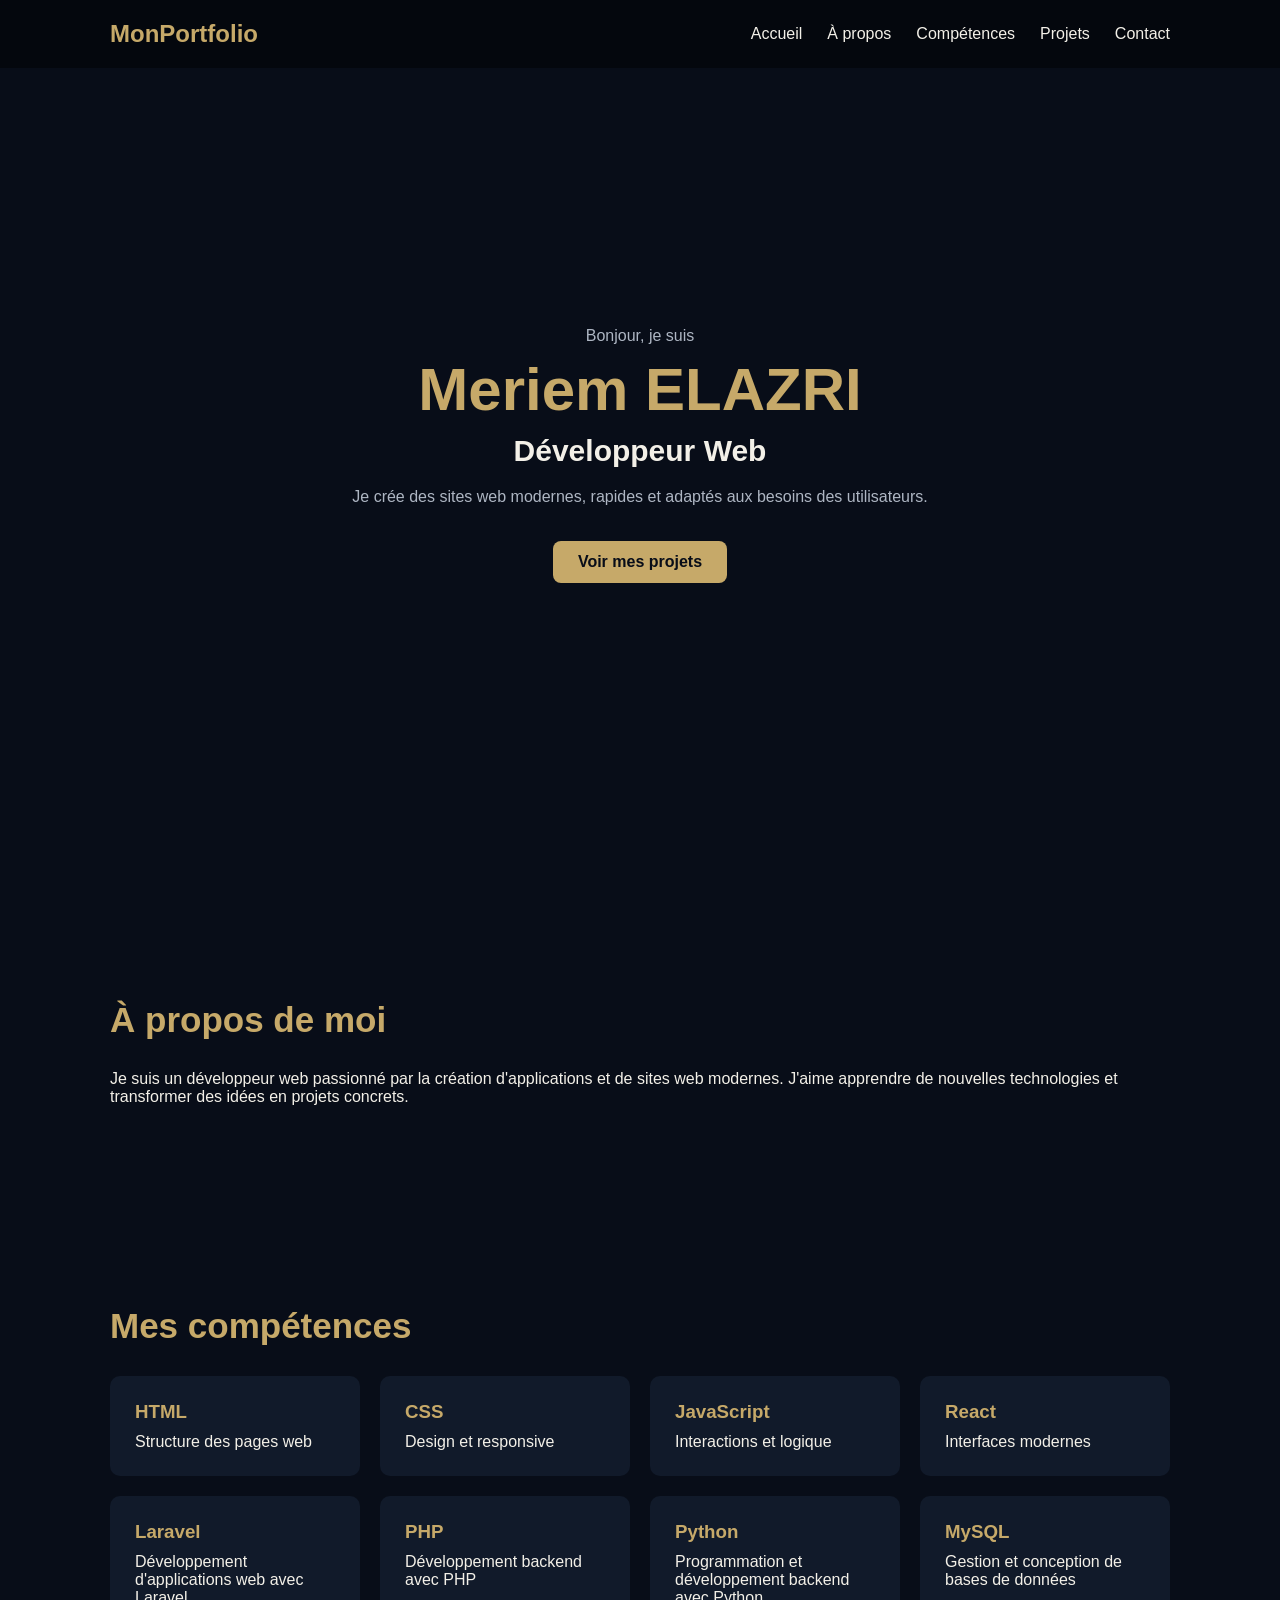
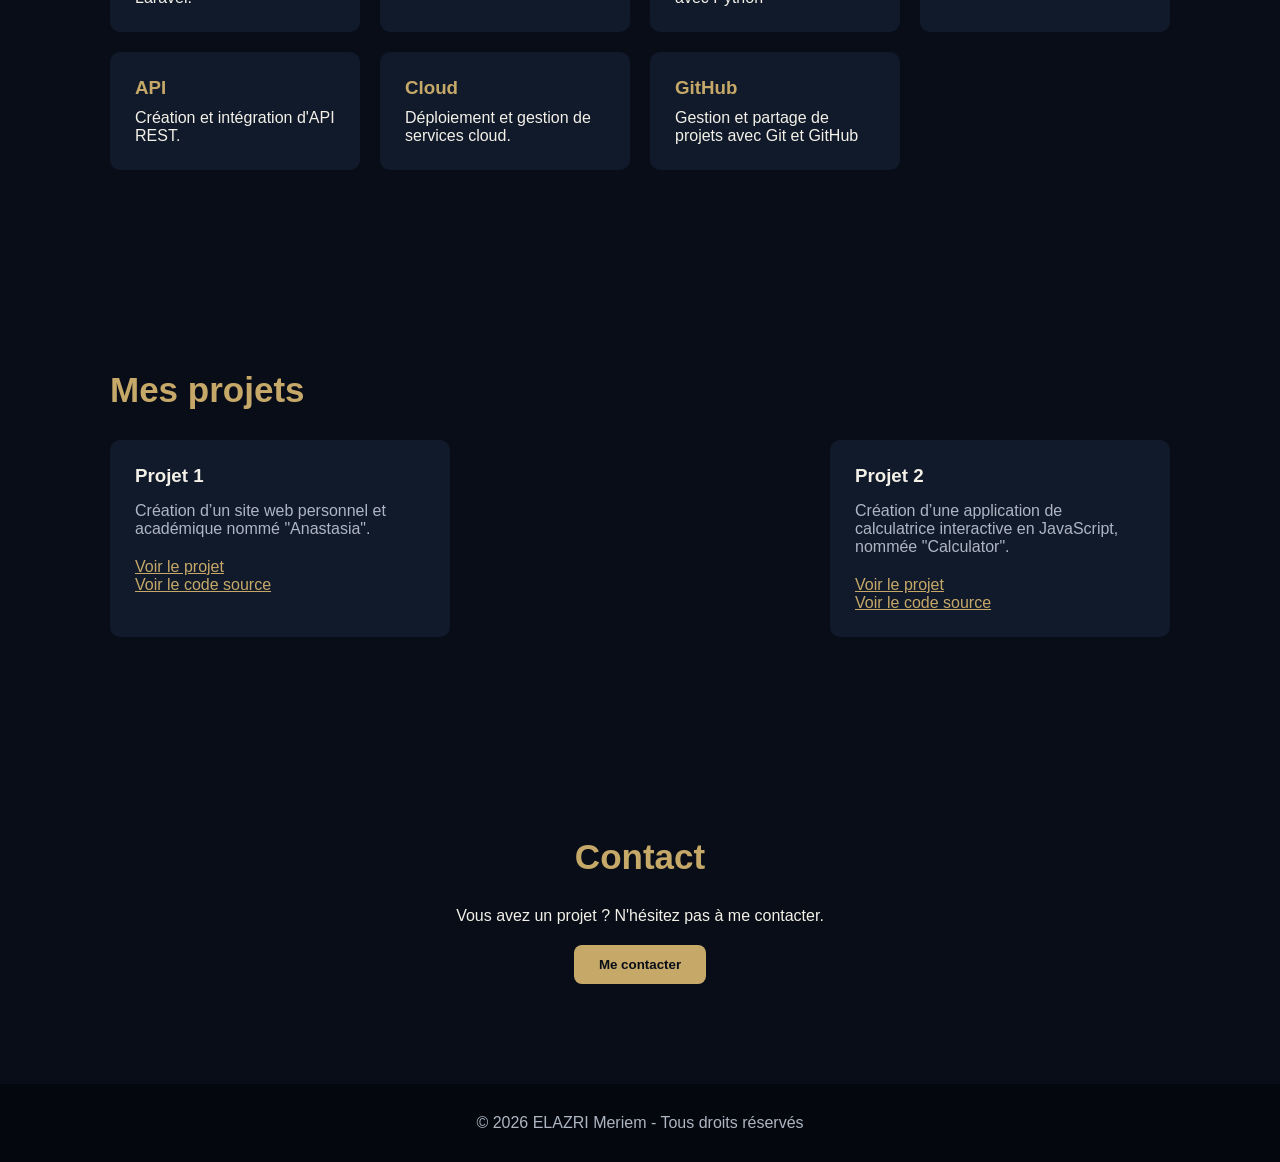
<file: index.html>
<!DOCTYPE html>
<html lang="fr">

<head>
    <meta charset="UTF-8">
    <meta name="viewport" content="width=device-width, initial-scale=1.0">

    <title>Mon Portfolio</title>

    <link rel="stylesheet" href="Portfolio.css">
</head>

<body>

    <!-- Navigation -->
    <header>
        <nav class="navbar">
            <h2 class="logo">MonPortfolio</h2>

            <ul class="nav-links">
                <li><a href="#accueil">Accueil</a></li>
                <li><a href="#about">À propos</a></li>
                <li><a href="#skills">Compétences</a></li>
                <li><a href="#projects">Projets</a></li>
                <li><a href="#contact">Contact</a></li>
            </ul>
        </nav>
    </header>

    <!-- Accueil -->
    <section id="accueil" class="hero">

        <div class="hero-text">
            <p>Bonjour, je suis </p>

            <h1> Meriem ELAZRI</h1>

            <h2>Développeur Web</h2>

            <p>
                Je crée des sites web modernes, rapides
                et adaptés aux besoins des utilisateurs.
            </p>

            <a href="#projects" class="btn">
                Voir mes projets
            </a>
        </div>

    </section>

    <!-- À propos -->
    <section id="about" class="section">

        <h2>À propos de moi</h2>

        <p>
            Je suis un développeur web passionné par la création
            d'applications et de sites web modernes.
            J'aime apprendre de nouvelles technologies
            et transformer des idées en projets concrets.
        </p>

    </section>

    <!-- Compétences -->
    <section id="skills" class="section">

        <h2>Mes compétences</h2>

        <div class="skills">

            <div class="skill">
                <h3>HTML</h3>
                <p>Structure des pages web</p>
            </div>

            <div class="skill">
                <h3>CSS</h3>
                <p>Design et responsive</p>
            </div>

            <div class="skill">
                <h3>JavaScript</h3>
                <p>Interactions et logique</p>
            </div>


            <div class="skill">
                <h3>React</h3>
                <p>Interfaces modernes</p>
            </div>
            <div class="skill">
                <h3>Laravel</h3>
                <p>Développement d'applications web avec Laravel.</p>
            </div>
            <div class="skill">
                <h3>PHP</h3>
                <p>Développement backend avec PHP</p>
            </div>

            <div class="skill">
                <h3>Python</h3>
                <p>Programmation et développement backend avec Python</p>
            </div>

            <div class="skill">
                <h3>MySQL</h3>
                <p>Gestion et conception de bases de données</p>
            </div>
            <div class="skill">
                <h3>API</h3>
                <p>Création et intégration d'API REST.</p>
            </div>
            <div class="skill">
                <h3>Cloud</h3>
                <p>Déploiement et gestion de services cloud.</p>
            </div>

            <div class="skill">
                <h3>GitHub</h3>
                <p>Gestion et partage de projets avec Git et GitHub</p>
            </div>

        </div>

    </section>

    <!-- Projets -->
    <section id="projects" class="section">

        <h2>Mes projets</h2>

        <div class="projects">

            <div class="project">
                <h3>Projet 1</h3>

                <p>
                    Création d’un site web personnel et académique nommé "Anastasia".
                </p>

                <a 
                 href="http://localhost/tps%20php/ELazri_Meriem_CC3_SWD/Anastasia.php"
    target="_blank"
    rel="noopener noreferrer"
                >Voir le projet</a><br>
                <a  href="https://github.com/dev28meriem-el/anastasia-php-project"
  target="_blank"
  rel="noopener noreferrer"
                >Voir le code source</a>

            </div>

            <div></div>
            <div class="project">
                <h3>Projet 2</h3>

                <p>
                    Création d’une application de calculatrice interactive en JavaScript, nommée "Calculator".
                </p>

                <a href="Calculator.html">Voir le projet</a><br>
                <a
                href="https://github.com/dev28meriem-el/My-Portefolio-meriem"
  target="_blank"
  rel="noopener noreferrer">Voir le code source</a><br>
            </div>
        </div>

    </section>

    <!-- Contact -->
    <section id="contact" class="section contact">

        <h2>Contact</h2>

        <p>
            Vous avez un projet ? N'hésitez pas à me contacter.
        </p>

        <button id="contactBtn" onclick="window.location.href='mailto:meriemelazri08@gmail.com'">
            Me contacter
        </button>

    </section>

    <!-- Footer -->
    <footer>
        <p>&copy; 2026 ELAZRI Meriem - Tous droits réservés</p>
    </footer>

    <script src="Portfolio.js"></script>

</body>

</html>
</file>
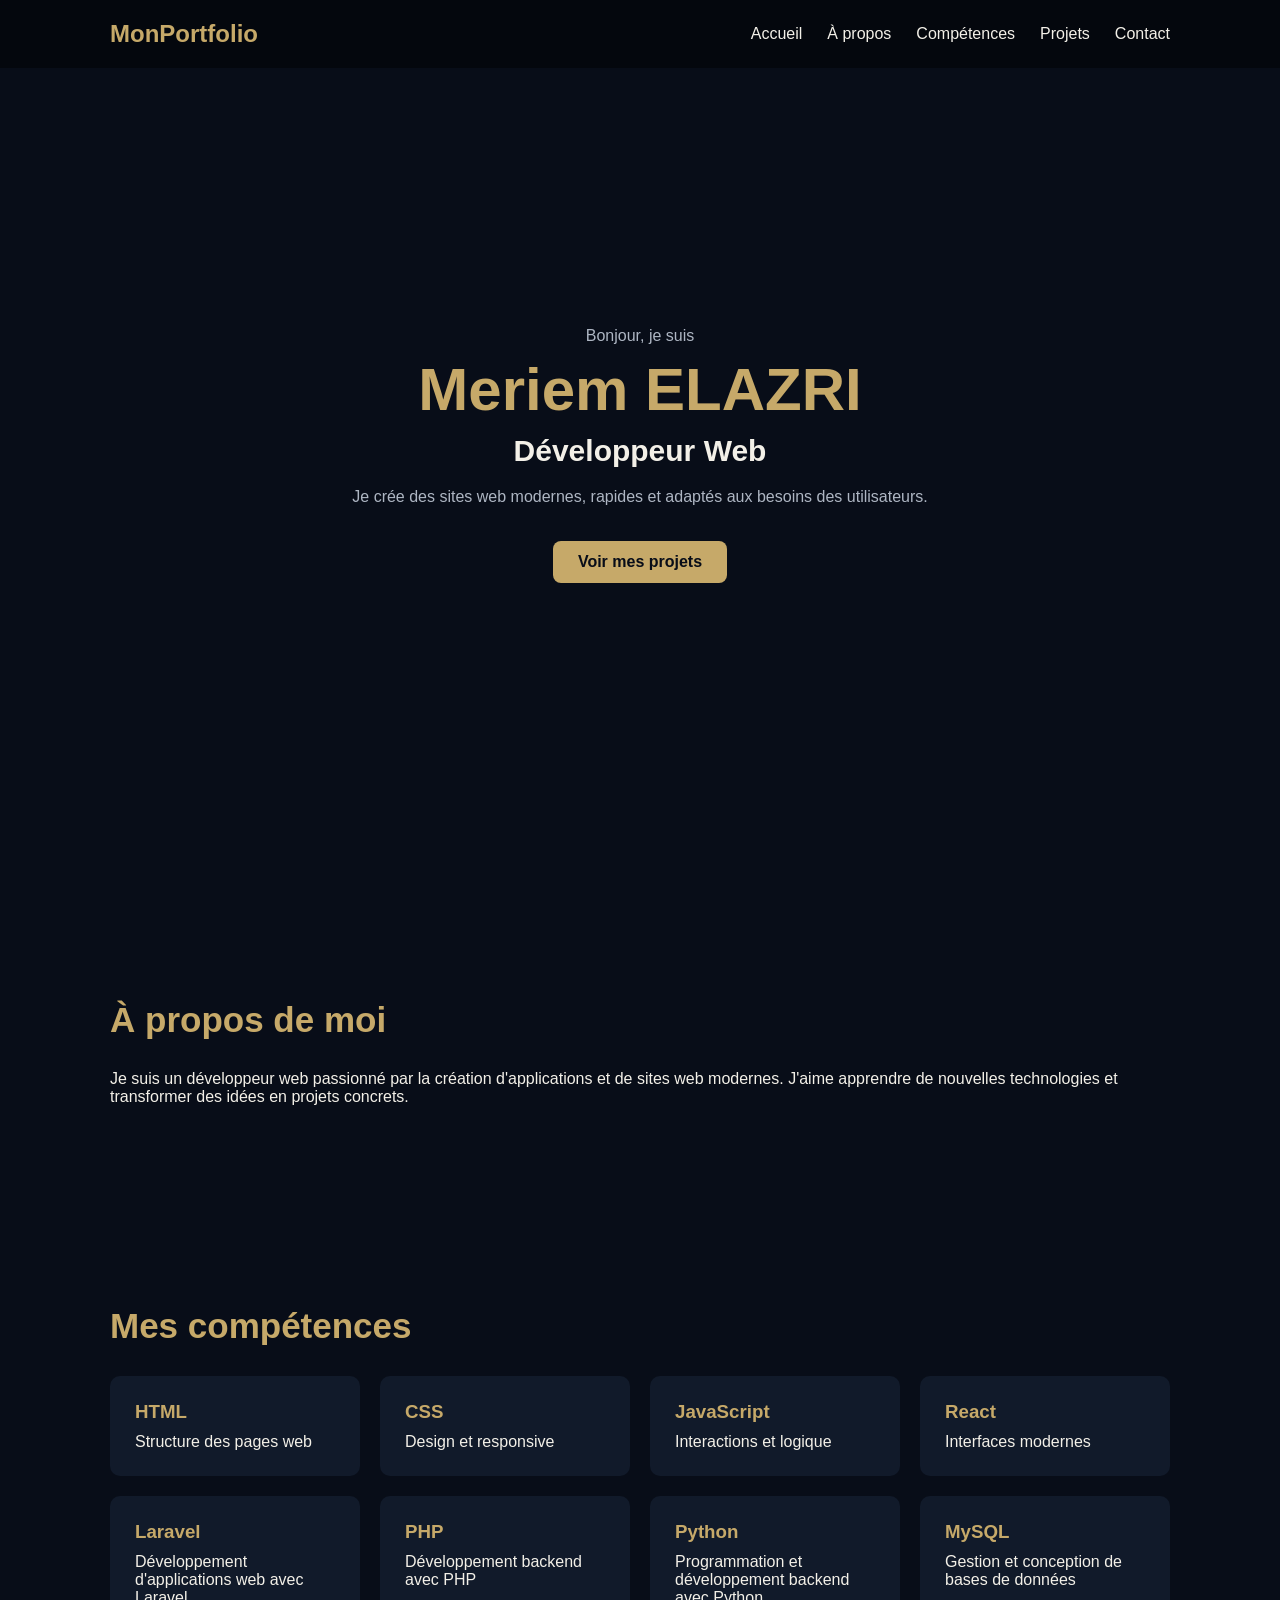
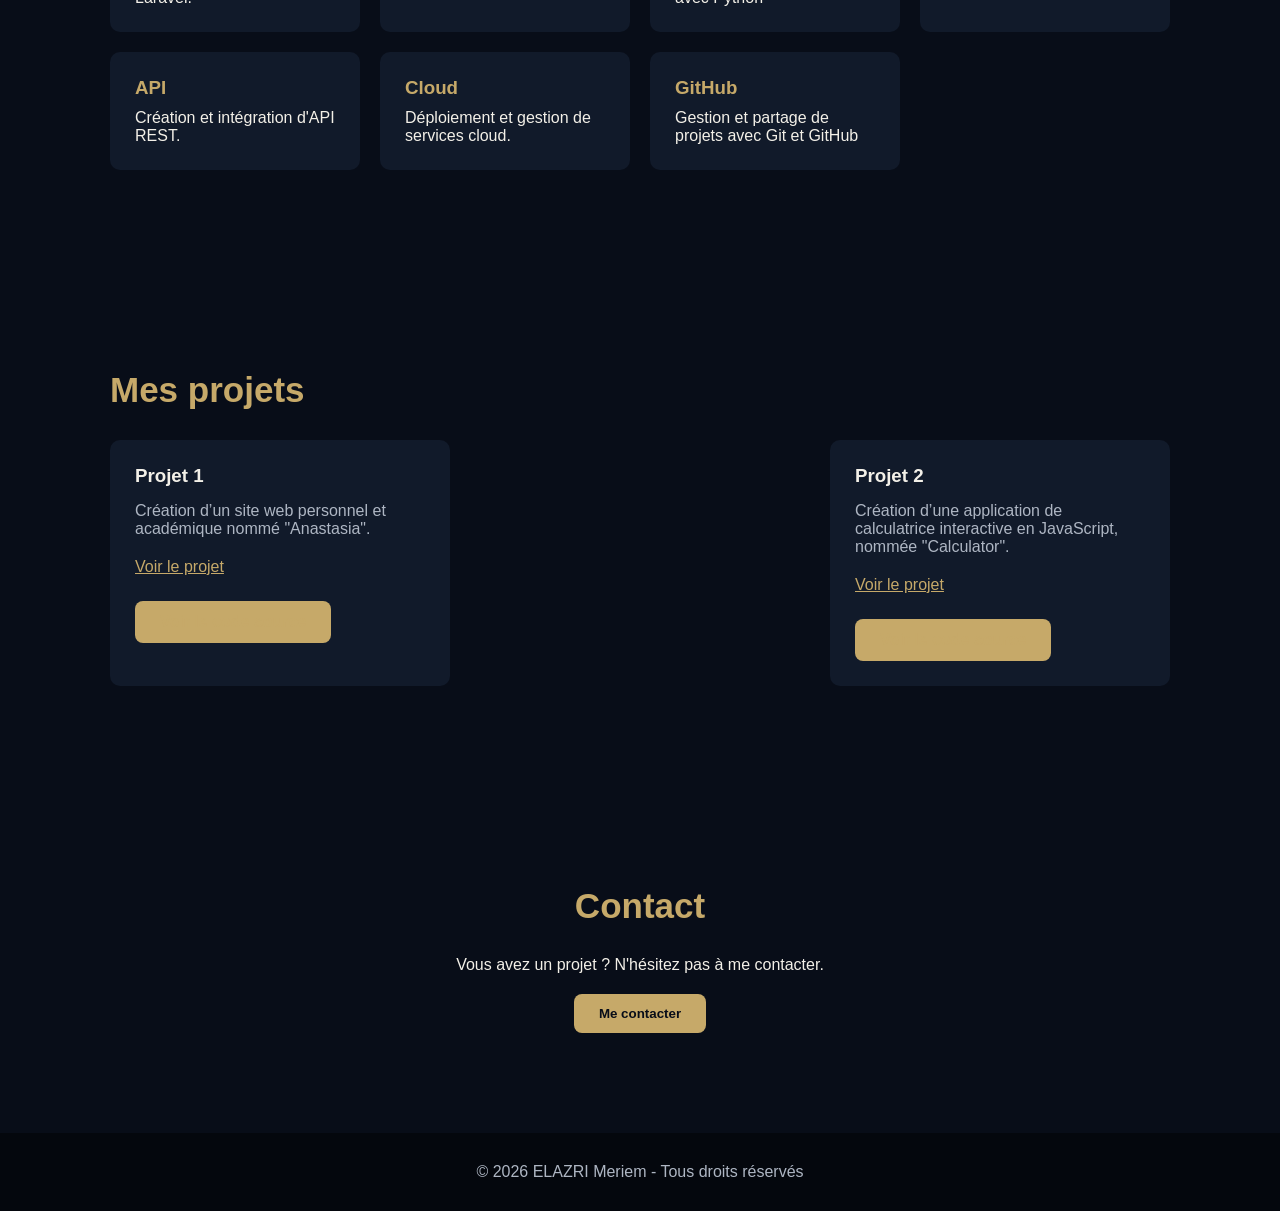
<file: Portfolio.html>
<!DOCTYPE html>
<html lang="fr">

<head>
    <meta charset="UTF-8">
    <meta name="viewport" content="width=device-width, initial-scale=1.0">

    <title>Mon Portfolio</title>

    <link rel="stylesheet" href="Portfolio.css">
</head>

<body>

    <!-- Navigation -->
    <header>
        <nav class="navbar">
            <h2 class="logo">MonPortfolio</h2>

            <ul class="nav-links">
                <li><a href="#accueil">Accueil</a></li>
                <li><a href="#about">À propos</a></li>
                <li><a href="#skills">Compétences</a></li>
                <li><a href="#projects">Projets</a></li>
                <li><a href="#contact">Contact</a></li>
            </ul>
        </nav>
    </header>

    <!-- Accueil -->
    <section id="accueil" class="hero">

        <div class="hero-text">
            <p>Bonjour, je suis </p>

            <h1> Meriem ELAZRI</h1>

            <h2>Développeur Web</h2>

            <p>
                Je crée des sites web modernes, rapides
                et adaptés aux besoins des utilisateurs.
            </p>

            <a href="#projects" class="btn">
                Voir mes projets
            </a>
        </div>

    </section>

    <!-- À propos -->
    <section id="about" class="section">

        <h2>À propos de moi</h2>

        <p>
            Je suis un développeur web passionné par la création
            d'applications et de sites web modernes.
            J'aime apprendre de nouvelles technologies
            et transformer des idées en projets concrets.
        </p>

    </section>

    <!-- Compétences -->
    <section id="skills" class="section">

        <h2>Mes compétences</h2>

        <div class="skills">

            <div class="skill">
                <h3>HTML</h3>
                <p>Structure des pages web</p>
            </div>

            <div class="skill">
                <h3>CSS</h3>
                <p>Design et responsive</p>
            </div>

            <div class="skill">
                <h3>JavaScript</h3>
                <p>Interactions et logique</p>
            </div>


            <div class="skill">
                <h3>React</h3>
                <p>Interfaces modernes</p>
            </div>
            <div class="skill">
                <h3>Laravel</h3>
                <p>Développement d'applications web avec Laravel.</p>
            </div>
            <div class="skill">
                <h3>PHP</h3>
                <p>Développement backend avec PHP</p>
            </div>

            <div class="skill">
                <h3>Python</h3>
                <p>Programmation et développement backend avec Python</p>
            </div>

            <div class="skill">
                <h3>MySQL</h3>
                <p>Gestion et conception de bases de données</p>
            </div>
            <div class="skill">
                <h3>API</h3>
                <p>Création et intégration d'API REST.</p>
            </div>
            <div class="skill">
                <h3>Cloud</h3>
                <p>Déploiement et gestion de services cloud.</p>
            </div>

            <div class="skill">
                <h3>GitHub</h3>
                <p>Gestion et partage de projets avec Git et GitHub</p>
            </div>

        </div>

    </section>

    <!-- Projets -->
    <section id="projects" class="section">

        <h2>Mes projets</h2>

        <div class="projects">

            <div class="project">
                <h3>Projet 1</h3>

                <p>
                    Création d’un site web personnel et académique nommé "Anastasia".
                </p>

                <a 
                 href="http://localhost/tps%20php/ELazri_Meriem_CC3_SWD/Anastasia.php"
    target="_blank"
    rel="noopener noreferrer"
                >Voir le projet</a><br>
                <a  href="https://github.com/dev28meriem-el/anastasia-php-project"
  target="_blank"
  rel="noopener noreferrer"
  class="btn btn-code"
                >Voir le code source</a>

            </div>

            <div></div>
            <div class="project">
                <h3>Projet 2</h3>

                <p>
                    Création d’une application de calculatrice interactive en JavaScript, nommée "Calculator".
                </p>

                <a href="Calculator.html">Voir le projet</a><br>
                <a
                href="https://github.com/dev28meriem-el/My-Portefolio-meriem"
  target="_blank"
  rel="noopener noreferrer"
  class="btn btn-code">Voir le code source</a><br>
            </div>
        </div>

    </section>

    <!-- Contact -->
    <section id="contact" class="section contact">

        <h2>Contact</h2>

        <p>
            Vous avez un projet ? N'hésitez pas à me contacter.
        </p>

        <button id="contactBtn" onclick="window.location.href='mailto:meriemelazri08@gmail.com'">
            Me contacter
        </button>

    </section>

    <!-- Footer -->
    <footer>
        <p>&copy; 2026 ELAZRI Meriem - Tous droits réservés</p>
    </footer>

    <script src="Portfolio.js"></script>

</body>

</html>
</file>
<file: Portfolio.css>
* {
    margin: 0;
    padding: 0;
    box-sizing: border-box;
}

html {
    scroll-behavior: smooth;
}

body {
    font-family: Arial, sans-serif;
    background: #080D18;
    color: #F3F0E8;
}

/* Navbar */

header {
    background: #04070D;
    position: fixed;
    width: 100%;
    top: 0;
    z-index: 1000;
}

.navbar {
    max-width: 1100px;
    margin: auto;
    padding: 20px;
    display: flex;
    justify-content: space-between;
    align-items: center;
}

.logo {
    color: #C6A969;
}

.nav-links {
    display: flex;
    gap: 25px;
    list-style: none;
}

.nav-links a {
    color: #F3F0E8;
    text-decoration: none;
}

.nav-links a:hover {
    color: #C6A969;
}

/* Hero */

.hero {
    min-height: 100vh;
    display: flex;
    align-items: center;
    justify-content: center;
    text-align: center;
    padding: 100px 20px;
}

.hero-text h1 {
    font-size: 60px;
    color: #C6A969;
    margin: 10px 0;
}

.hero-text h2 {
    font-size: 30px;
    margin-bottom: 20px;
}

.hero-text p {
    max-width: 600px;
    margin: 10px auto;
    color: #AEB6C3;
}

/* Bouton */

.btn {
    display: inline-block;
    margin-top: 25px;
    padding: 12px 25px;
    background: #C6A969;
    color: #080D18;
    text-decoration: none;
    border-radius: 8px;
    font-weight: bold;
    transition: 0.3s ease;
}

.btn:hover {
    background: #DEC98A;
    transform: translateY(-2px);
}

/* Sections */

.section {
    max-width: 1100px;
    margin: auto;
    padding: 100px 20px;
}

.section h2 {
    font-size: 35px;
    color: #C6A969;
    margin-bottom: 30px;
}

/* Skills */

.skills {
    display: grid;
    grid-template-columns: repeat(4, 1fr);
    gap: 20px;
}

.skill {
    background: #111A2A;
    padding: 25px;
    border-radius: 10px;
    transition: 0.3s ease;
}

.skill h3 {
    color: #C6A969;
    margin-bottom: 10px;
}

.skill:hover {
    transform: translateY(-5px);
    border: 1px solid #C6A969;
    box-shadow: 0 8px 25px rgba(198, 169, 105, 0.12);
}

/* Projects */

.projects {
    display: grid;
    grid-template-columns: repeat(3, 1fr);
    gap: 20px;
}

.project {
    background: #111A2A;
    padding: 25px;
    border-radius: 10px;
    transition: 0.3s ease;
}

.project h3 {
    margin-bottom: 15px;
}

.project p {
    color: #AEB6C3;
    margin-bottom: 20px;
}

.project a {
      
    color: #C6A969;
}

.project:hover {
    transform: translateY(-5px);
    border: 1px solid #C6A969;
    box-shadow: 0 8px 25px rgba(198, 169, 105, 0.12);
}

/* Contact */

.contact {
    text-align: center;
}

button {
    margin-top: 20px;
    padding: 12px 25px;
    border: none;
    border-radius: 8px;
    background: #C6A969;
    color: #080D18;
    cursor: pointer;
    font-weight: bold;
    transition: 0.3s ease;
}

button:hover {
    background: #DEC98A;
    transform: translateY(-2px);
}

/* Footer */

footer {
    text-align: center;
    padding: 30px;
    background: #04070D;
    color: #AEB6C3;
}

/* Responsive */

@media (max-width: 768px) {

    .nav-links {
        display: none;
    }

    .hero-text h1 {
        font-size: 40px;
    }

    .skills {
        grid-template-columns: 1fr 1fr;
    }

    .projects {
        grid-template-columns: 1fr;
    }
}
</file>
